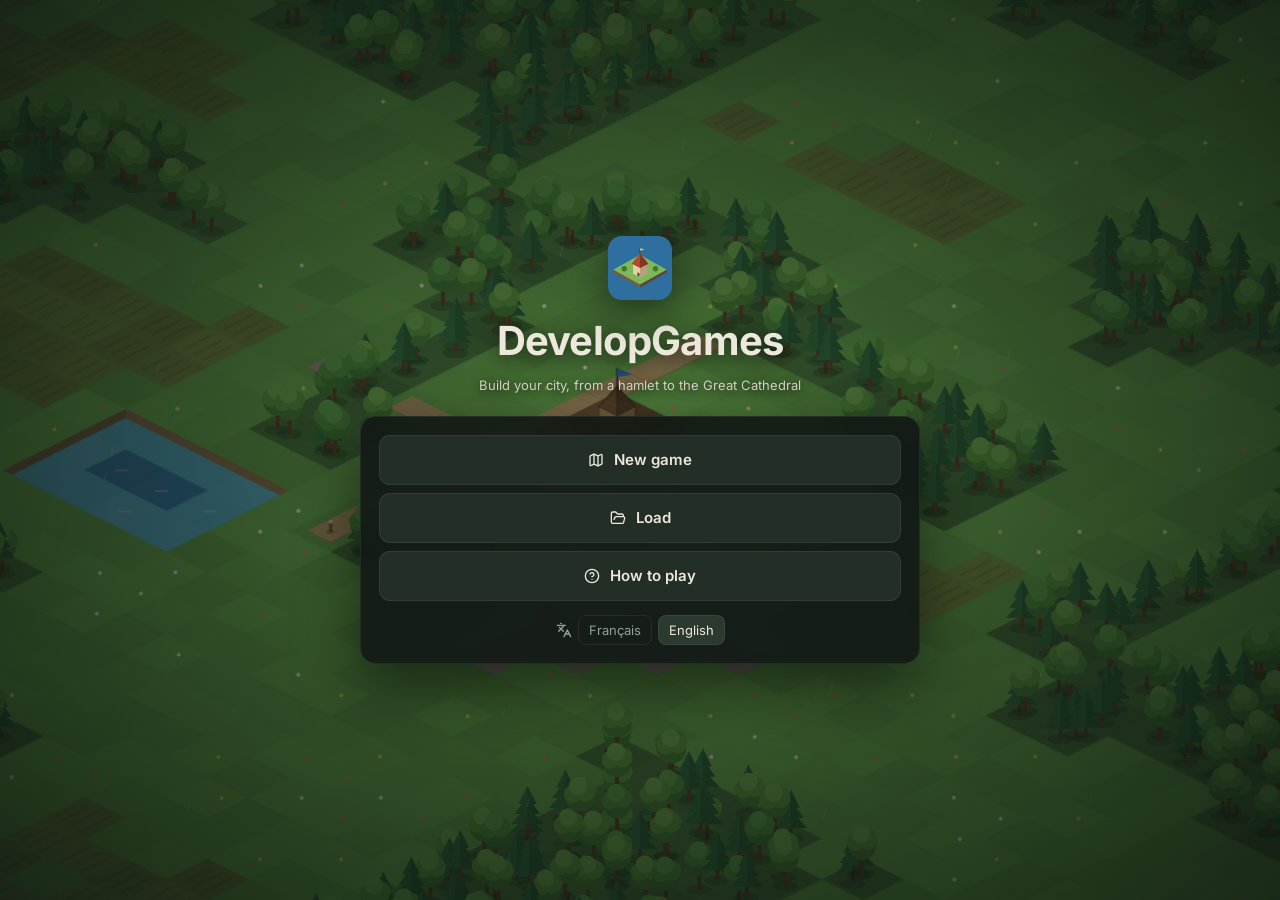
<file: index.html>
<!doctype html>
<html lang="fr">
<head>
  <meta charset="utf-8">
  <meta name="viewport" content="width=device-width, initial-scale=1, maximum-scale=1, user-scalable=no, viewport-fit=cover">
  <meta name="theme-color" content="#151d18">
  <meta name="description" content="Bâtissez votre cité, du hameau à la Grande Cathédrale.">
  <meta name="mobile-web-app-capable" content="yes">
  <meta name="apple-mobile-web-app-capable" content="yes">
  <meta name="apple-mobile-web-app-status-bar-style" content="black-translucent">
  <title>DevelopGames</title>
  <link rel="manifest" href="manifest.webmanifest">
  <link rel="icon" href="icon.svg" type="image/svg+xml">
  <link rel="apple-touch-icon" href="icon.svg">
  <link rel="stylesheet" href="fonts/inter.css">
  <link rel="stylesheet" href="style.css">
</head>
<body>
  <canvas id="game"></canvas>

  <header id="topbar">
    <div class="tb-group" id="tb-goods" title="Marchandises"></div>
    <div class="tb-sep"></div>
    <div class="tb-group" id="tb-pop" title="Population"></div>
    <div class="tb-spacer"></div>
    <div class="tb-item" id="tb-gold"></div>
    <div class="tb-item" id="tb-happy"></div>
    <div class="tb-item" id="tb-rp"></div>
    <div class="tb-item era" id="tb-era"><span id="era-name"></span></div>
    <div class="tb-item weather" id="tb-weather" hidden></div>
    <div class="tb-item" id="tb-date"></div>
    <div class="speed" id="speed">
      <button data-speed="0" title="Pause (espace)"></button>
      <button data-speed="1" class="active" title="Vitesse normale"></button>
      <button data-speed="2" title="Vitesse ×2"></button>
      <button data-speed="4" title="Vitesse ×4"></button>
    </div>
  </header>

  <div id="quest" class="card" title="Voir les objectifs"></div>

  <div id="sidebtns">
    <button data-panel="quests" data-icon="target" title="Objectifs"></button>
    <button data-panel="era" data-icon="crown" title="Ères"></button>
    <button data-panel="research" data-icon="flask-conical" title="Recherche"></button>
    <button data-panel="population" data-icon="users" title="Population et impôts"></button>
    <button data-panel="production" data-icon="factory" title="Marchandises"></button>
    <button data-panel="finances" data-icon="landmark" title="Finances"></button>
    <button data-panel="trade" data-icon="scale" title="Commerce"></button>
    <button data-panel="log" data-icon="scroll-text" title="Journal"></button>
    <button id="btn-overlay" title="Calques de vue"></button>
    <button id="btn-reward" hidden></button>
    <button data-panel="options" data-icon="settings" title="Options"></button>
  </div>
  <div id="overlay-menu" hidden></div>

  <canvas id="minimap" title="Mini-carte : touchez pour vous déplacer"></canvas>

  <aside id="panel" hidden>
    <button class="close" aria-label="Fermer"></button>
    <div class="content"></div>
  </aside>

  <div id="tooltip" hidden></div>
  <div id="toasts"></div>

  <div id="toolchip" hidden>
    <span class="label"></span>
    <button title="Annuler (Échap ou clic droit)">Annuler</button>
  </div>

  <nav id="toolbar">
    <div id="cats"></div>
    <div id="items"></div>
  </nav>

  <div id="title" hidden>
    <div class="t-box">
      <div class="t-logo">
        <div class="t-mark"></div>
        <h1>DevelopGames</h1>
        <p>Bâtissez votre cité, du hameau à la Grande Cathédrale</p>
      </div>
      <div class="t-content"></div>
    </div>
  </div>

  <div id="modal" hidden><div class="box"></div></div>
  <input type="file" id="import-file" accept=".json,application/json" hidden>

  <script type="module" src="js/main.js"></script>
</body>
</html>
</file>
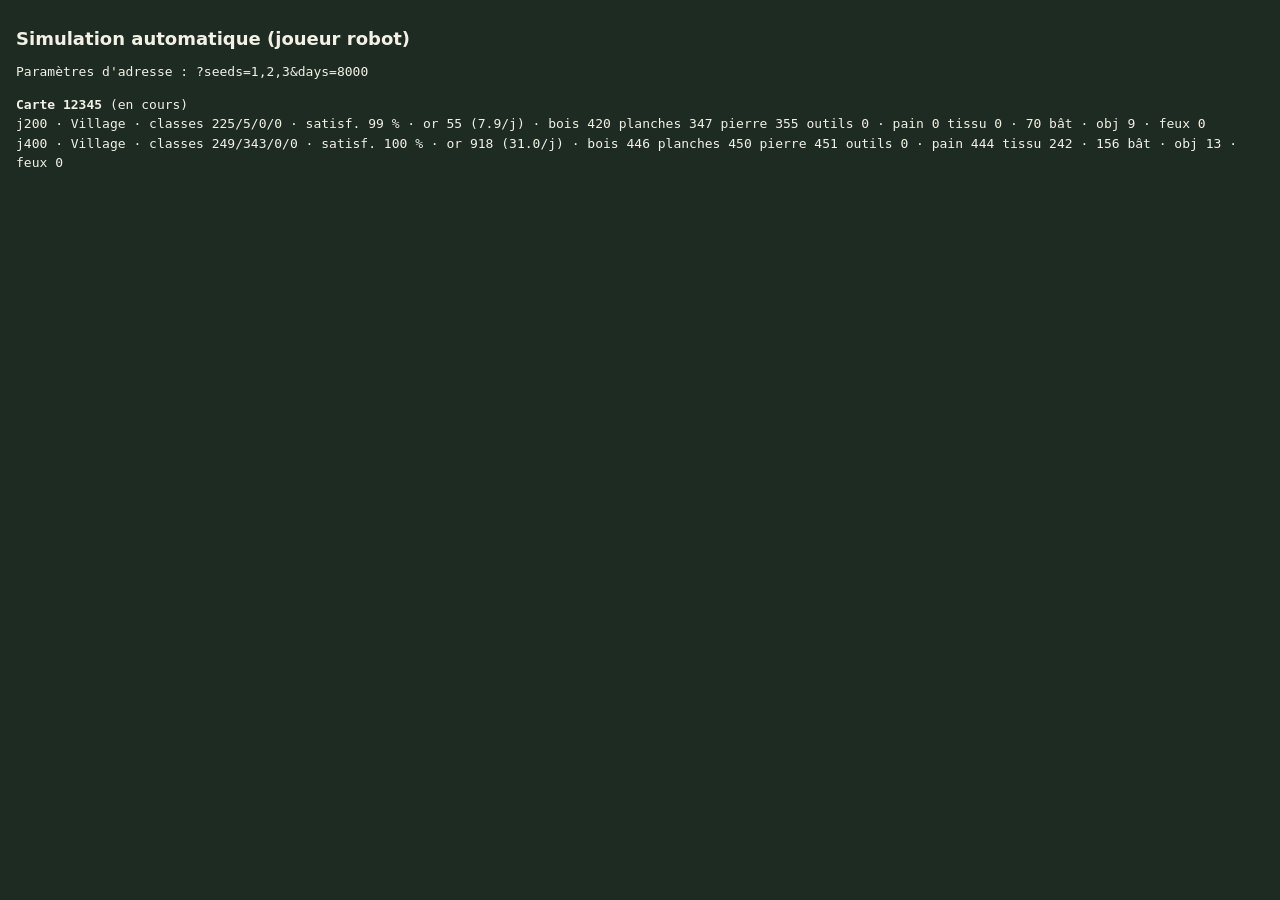
<file: tests/simulation.html>
<!doctype html>
<html lang="fr">
<head>
  <meta charset="utf-8">
  <meta name="viewport" content="width=device-width, initial-scale=1">
  <title>Simulation d'équilibrage</title>
  <style>
    body { margin: 0; padding: 16px; background: #1d2b22; color: #f3f0e6; font: 13px/1.5 ui-monospace, Consolas, monospace; }
    h1 { font: 600 18px system-ui, sans-serif; }
    pre { white-space: pre-wrap; }
    .ok { color: #7ddc8c; } .ko { color: #ff6b6b; }
  </style>
</head>
<body>
  <h1>Simulation automatique (joueur robot)</h1>
  <p>Paramètres d'adresse : <code>?seeds=1,2,3&amp;days=8000</code></p>
  <pre id="out">Calcul…</pre>
  <script type="module">
    import { simulate } from './bot.js';
    const q = new URLSearchParams(location.search);
    const seeds = (q.get('seeds') || '12345,42,777').split(',').map(Number);
    const days = Number(q.get('days') || 8000);
    const out = document.getElementById('out');
    out.textContent = '';
    const results = [];
    let done = '';
    for (const seed of seeds) {
      const r = await simulate(seed, days, 200, (lines) => {
        out.innerHTML = `${done}<b>Carte ${seed}</b> (en cours)\n${lines.join('\n')}`;
      });
      results.push({ seed, ...r });
      done += `<b>Carte ${seed}</b>\n${r.lines.join('\n')}\n\n`;
      out.innerHTML = done;
    }
    const won = results.filter((r) => r.won);
    const pal = results.filter((r) => r.palace);
    const avg = (list, k) => Math.round(list.reduce((n, r) => n + r[k], 0) / list.length);
    out.innerHTML += `<b class="${won.length === results.length ? 'ok' : 'ko'}">Victoires : ${won.length}/${results.length}`
      + (won.length ? ` · cathédrale jour moyen ${avg(won, 'wonderDay')}` : '')
      + ` · palais ${pal.length}/${results.length}` + (pal.length ? ` jour moyen ${avg(pal, 'day')}` : '') + '</b>';
    window.simulationResults = results;
  </script>
</body>
</html>
</file>
<file: fonts/inter.css>
/* Police Inter (SIL Open Font License, https://rsms.me/inter), intégrée pour fonctionner hors ligne. */
@font-face {
  font-family: 'Inter';
  font-style: normal;
  font-weight: 400 700;
  font-display: swap;
  src: url(inter.woff2) format('woff2');
}
</file>
<file: style.css>
:root {
  --bg: #151d18;
  --bar: rgba(18, 26, 21, 0.92);
  --panel: #19231d;
  --panel-2: #222e26;
  --panel-3: #2b392f;
  --line: rgba(255, 255, 255, 0.07);
  --text: #ece8dc;
  --muted: #93a196;
  --accent: #e9c46a;
  --accent-ink: #1e1a10;
  --good: #7fd18c;
  --bad: #f07a6a;
  --warn: #f2b05e;
  --radius: 10px;
  --top-h: 48px;
  --bottom-h: 132px;
  font-family: Inter, system-ui, -apple-system, "Segoe UI", Roboto, sans-serif;
}

* { box-sizing: border-box; }
[hidden] { display: none !important; }

html, body {
  margin: 0;
  height: 100%;
  overflow: hidden;
  background: #2f6f9f;
  color: var(--text);
  font-size: 13px;
  line-height: 1.45;
  user-select: none;
  -webkit-user-select: none;
  -webkit-tap-highlight-color: transparent;
}

button { font: inherit; color: inherit; cursor: pointer; }
button:disabled { opacity: 0.4; cursor: not-allowed; }

.ic { width: 16px; height: 16px; flex: 0 0 auto; vertical-align: -3px; }

#game { position: fixed; inset: 0; width: 100%; height: 100%; display: block; touch-action: none; }

/* ---------- Barre du haut ---------- */
#topbar {
  position: fixed;
  top: 0; left: 0; right: 0;
  z-index: 5;
  display: flex;
  align-items: center;
  gap: 4px;
  min-height: var(--top-h);
  padding: calc(6px + env(safe-area-inset-top)) 10px 6px;
  background: var(--bar);
  backdrop-filter: blur(10px);
  border-bottom: 1px solid var(--line);
}
.tb-group { display: flex; gap: 2px; cursor: pointer; }
.tb-sep { width: 1px; align-self: stretch; margin: 4px 6px; background: var(--line); }
.tb-spacer { flex: 1; }
.tb-item {
  display: flex;
  align-items: center;
  gap: 5px;
  padding: 5px 8px;
  border-radius: 8px;
  white-space: nowrap;
  font-variant-numeric: tabular-nums;
  cursor: pointer;
  transition: background 0.2s;
}
.tb-item.weather { color: #ffd257; border: 1px solid rgba(255, 210, 87, 0.45); border-radius: 8px; gap: 5px; }
.tb-item.weather.on { color: #fff; background: #b8443a; border-color: #b8443a; animation: glow 1.2s infinite alternate; }
.tb-item:hover { background: rgba(255, 255, 255, 0.05); }
.tb-item .ic-wrap { display: flex; color: var(--muted); }
.tb-item .ic-wrap.gold { color: var(--accent); }
.tb-item b { font-weight: 600; }
.tb-item .cap, .tb-item .lbl { color: var(--muted); font-size: 11px; }
.tb-item .delta { font-size: 11px; color: var(--good); }
.tb-item .delta.neg { color: var(--bad); }
.tb-item.full .val { color: var(--accent); }
.tb-item.good .ic-wrap { color: var(--good); }
.tb-item.bad .ic-wrap { color: var(--bad); }
.cls .dot { width: 8px; height: 8px; border-radius: 50%; background: var(--cls); }
.era { color: var(--accent); font-weight: 600; letter-spacing: 0.02em; }
#tb-date { color: var(--muted); }
#tb-date .ic { color: var(--text); }

.speed { display: flex; gap: 2px; margin-left: 4px; padding: 2px; background: rgba(255, 255, 255, 0.05); border-radius: 9px; }
.speed button {
  display: grid; place-items: center;
  width: 32px; height: 28px;
  border: 0; border-radius: 7px;
  background: none;
  color: var(--muted);
}
.speed button:hover { color: var(--text); }
.speed button { display: flex; align-items: center; justify-content: center; gap: 1px; }
.speed button small { font-size: 10px; font-weight: 700; }
.speed button.active { background: var(--accent); color: var(--accent-ink); }

/* ---------- Objectif ---------- */
.card {
  background: var(--bar);
  backdrop-filter: blur(10px);
  border: 1px solid var(--line);
  border-radius: 12px;
  box-shadow: 0 8px 24px rgba(0, 0, 0, 0.3);
}
#quest {
  position: fixed;
  z-index: 4;
  left: 10px;
  top: calc(var(--top-real, var(--top-h)) + 10px);
  width: min(320px, calc(100vw - 80px));
  padding: 10px 12px;
  cursor: pointer;
}
.q-title { display: flex; gap: 8px; align-items: flex-start; font-weight: 600; }
.q-title .ic { color: var(--accent); margin-top: 1px; }
.q-sub { display: flex; justify-content: space-between; align-items: center; color: var(--muted); font-size: 12px; margin-top: 5px; gap: 8px; }

.meter { height: 6px; border-radius: 3px; background: rgba(255, 255, 255, 0.08); overflow: hidden; margin: 4px 0; }
.meter div { height: 100%; border-radius: 3px; background: var(--good); transition: width 0.4s; }
.meter.mid div { background: var(--warn); }
.meter.low div { background: var(--bad); }
.meter.thin { height: 4px; margin-top: 8px; }
.meter.thin div { background: var(--accent); }
.meter.small { flex: 1; height: 5px; margin: 0 8px; }

.cost { display: inline-flex; flex-wrap: wrap; gap: 3px 8px; }
.c { display: inline-flex; align-items: center; gap: 3px; font-variant-numeric: tabular-nums; }
.c .ic { width: 13px; height: 13px; color: var(--muted); }
.c.miss { color: var(--bad); }
.c.miss .ic { color: var(--bad); }

/* ---------- Boutons latéraux ---------- */
#sidebtns {
  position: fixed;
  z-index: 4;
  right: 10px;
  top: calc(var(--top-real, var(--top-h)) + 10px);
  display: flex;
  flex-direction: column;
  gap: 4px;
  padding: 4px;
  background: var(--bar);
  backdrop-filter: blur(10px);
  border: 1px solid var(--line);
  border-radius: 12px;
}
#sidebtns button {
  display: grid; place-items: center;
  width: 38px; height: 38px;
  border: 0; border-radius: 9px;
  background: none;
  color: var(--muted);
}
#sidebtns button .ic { width: 19px; height: 19px; }
#sidebtns button:hover { color: var(--text); background: rgba(255, 255, 255, 0.06); }
#sidebtns button.active { background: var(--accent); color: var(--accent-ink); }
#sidebtns button.ready { color: var(--accent); animation: glow 1.2s infinite alternate; }
@keyframes glow { to { box-shadow: 0 0 0 3px rgba(233, 196, 106, 0.5); } }

#overlay-menu {
  position: fixed;
  z-index: 6;
  right: 62px;
  top: calc(var(--top-real, var(--top-h)) + 10px + 7 * 42px);
  display: flex;
  flex-direction: column;
  padding: 6px;
  background: var(--panel);
  border: 1px solid var(--line);
  border-radius: 12px;
  box-shadow: 0 12px 30px rgba(0, 0, 0, 0.45);
}
#overlay-menu button {
  display: flex; align-items: center; gap: 8px;
  padding: 7px 10px;
  border: 0; border-radius: 8px;
  background: none;
  text-align: left;
}
#overlay-menu button:hover { background: rgba(255, 255, 255, 0.06); }
#overlay-menu button.active { color: var(--accent); }

/* ---------- Mini-carte ---------- */
#minimap {
  position: fixed;
  z-index: 4;
  left: 10px;
  bottom: calc(var(--bottom-h) + 10px + env(safe-area-inset-bottom));
  width: 190px;
  height: 104px;
  border-radius: 12px;
  background: rgba(20, 50, 75, 0.85);
  border: 1px solid var(--line);
  box-shadow: 0 8px 24px rgba(0, 0, 0, 0.35);
  touch-action: none;
  cursor: pointer;
}

/* ---------- Barre d'outils ---------- */
#toolbar {
  position: fixed;
  left: 0; right: 0; bottom: 0;
  z-index: 5;
  padding: 6px 10px calc(8px + env(safe-area-inset-bottom));
  background: var(--bar);
  backdrop-filter: blur(10px);
  border-top: 1px solid var(--line);
}
#cats, #items { display: flex; gap: 6px; overflow-x: auto; scrollbar-width: none; }
#cats::-webkit-scrollbar, #items::-webkit-scrollbar { display: none; }
#cats { margin-bottom: 6px; }
.cat {
  display: flex; align-items: center; gap: 6px;
  flex: 0 0 auto;
  padding: 5px 12px;
  border: 0; border-radius: 8px;
  background: none;
  color: var(--muted);
  font-weight: 500;
}
.cat:hover { color: var(--text); background: rgba(255, 255, 255, 0.05); }
.cat.active { background: rgba(233, 196, 106, 0.14); color: var(--accent); }
.item {
  flex: 0 0 auto;
  display: flex; flex-direction: column; align-items: center; gap: 2px;
  width: 96px;
  padding: 6px 6px 7px;
  border: 1px solid var(--line);
  border-radius: var(--radius);
  background: var(--panel-2);
  transition: border-color 0.15s, background 0.15s;
}
.item:hover { background: var(--panel-3); }
.item.active { border-color: var(--accent); background: rgba(233, 196, 106, 0.1); }
.item.locked { opacity: 0.45; }
.item-thumb { width: 50px; height: 50px; object-fit: contain; }
.item-ic { display: grid; place-items: center; width: 50px; height: 50px; color: var(--text); }
.item-ic .ic { width: 26px; height: 26px; }
.item-name { font-size: 12px; font-weight: 600; white-space: nowrap; overflow: hidden; text-overflow: ellipsis; max-width: 100%; }
.item-cost { font-size: 11px; color: var(--muted); display: flex; align-items: center; gap: 3px; min-height: 16px; }
.item-cost .cost { justify-content: center; gap: 2px 6px; }

#toolchip {
  position: fixed;
  z-index: 6;
  left: 50%;
  transform: translateX(-50%);
  bottom: calc(var(--bottom-h) + 12px + env(safe-area-inset-bottom));
  display: flex;
  align-items: center;
  gap: 10px;
  padding: 5px 5px 5px 14px;
  background: var(--panel);
  border: 1px solid var(--accent);
  border-radius: 20px;
  box-shadow: 0 8px 24px rgba(0, 0, 0, 0.4);
  font-weight: 600;
}
#toolchip button {
  padding: 5px 12px;
  border: 0; border-radius: 14px;
  background: var(--panel-3);
}
#toolchip button:hover { background: #3a4a3f; }

/* ---------- Info-bulle ---------- */
#tooltip {
  position: fixed;
  z-index: 9;
  max-width: 260px;
  padding: 8px 10px;
  background: #0f1612;
  border: 1px solid var(--line);
  border-radius: 8px;
  box-shadow: 0 8px 20px rgba(0, 0, 0, 0.45);
  pointer-events: none;
  font-size: 12px;
}
#tooltip p { margin: 4px 0 0; color: var(--muted); }
#tooltip .row { display: flex; align-items: center; gap: 6px; color: var(--text); }
#tooltip .row .ic { width: 13px; height: 13px; }

/* ---------- Panneau ---------- */
#panel {
  position: fixed;
  z-index: 6;
  right: 66px;
  top: calc(var(--top-real, var(--top-h)) + 10px);
  width: min(380px, calc(100vw - 86px));
  max-height: calc(100vh - var(--top-h) - var(--bottom-h) - 40px);
  overflow-y: auto;
  padding: 16px;
  background: var(--panel);
  border: 1px solid var(--line);
  border-radius: 14px;
  box-shadow: 0 16px 40px rgba(0, 0, 0, 0.5);
  user-select: text;
}
#panel .close {
  position: sticky; top: -6px; float: right;
  width: 28px; height: 28px;
  margin: -8px -8px 0 0;
  border: 0; border-radius: 7px;
  background: none;
  color: var(--muted);
}
#panel .close::before { content: '×'; font-size: 22px; line-height: 1; }
#panel .close:hover { background: rgba(255, 255, 255, 0.06); color: var(--text); }
.p-head { display: flex; align-items: center; gap: 12px; margin-bottom: 10px; }
.p-head h2 { margin: 0; font-size: 17px; font-weight: 700; }
.p-sub { color: var(--muted); font-size: 12px; }
.p-ic { display: grid; place-items: center; width: 38px; height: 38px; border-radius: 10px; background: var(--panel-3); color: var(--accent); }
.p-ic .ic { width: 20px; height: 20px; }
.p-thumb { width: 58px; height: 58px; object-fit: contain; background: var(--panel-2); border-radius: 10px; padding: 3px; }
#panel h3 { margin: 16px 0 6px; font-size: 11px; font-weight: 600; text-transform: uppercase; letter-spacing: 0.06em; color: var(--muted); }
#panel p { margin: 6px 0; }
.muted { color: var(--muted); }
.small { font-size: 11px; }
.warn { color: var(--warn); }
.good { color: var(--good); }
.bad { color: var(--bad); }
.kv { display: flex; justify-content: space-between; align-items: center; gap: 10px; padding: 4px 0; }
.kv > span { color: var(--muted); }
.row { display: flex; align-items: center; flex-wrap: wrap; gap: 8px; }
.row.big .c { font-size: 15px; font-weight: 600; }
.row.big .c .ic { width: 18px; height: 18px; }

.alert { display: flex; gap: 10px; align-items: flex-start; padding: 9px 11px; margin: 8px 0; border-radius: 9px; background: var(--panel-2); border: 1px solid var(--line); }
.alert .ic { margin-top: 1px; color: var(--muted); }
.alert.warn { border-color: rgba(242, 176, 94, 0.35); color: var(--text); }
.alert.warn .ic { color: var(--warn); }
.alert.danger { border-color: rgba(240, 122, 106, 0.45); background: rgba(240, 122, 106, 0.08); }
.alert.danger .ic { color: var(--bad); }

.btns { display: flex; flex-wrap: wrap; gap: 6px; margin-top: 12px; }
.btns.col { flex-direction: column; }
.btns button, .seg button, .tbtns button {
  display: inline-flex; align-items: center; justify-content: center; gap: 6px;
  padding: 7px 12px;
  border: 1px solid var(--line);
  border-radius: 8px;
  background: var(--panel-2);
  font-weight: 500;
}
.btns button:hover:not(:disabled), .seg button:hover, .tbtns button:hover { background: var(--panel-3); }
.btns button.active { border-color: var(--accent); color: var(--accent); }
button.primary { background: var(--accent) !important; color: var(--accent-ink); border-color: var(--accent) !important; font-weight: 600; }
button.danger { color: #ffb4a8; }
button.danger:hover { background: rgba(240, 122, 106, 0.15) !important; }

ul.needs, ul.checks, ul.quests, ul.parts, ul.log { list-style: none; padding: 0; margin: 4px 0; }
ul.needs li { display: flex; align-items: center; padding: 4px 0; }
ul.needs li > span { display: flex; align-items: center; gap: 6px; width: 46%; }
ul.needs li > span .ic { width: 13px; height: 13px; color: var(--muted); }
ul.needs li > b { width: 42px; text-align: right; font-variant-numeric: tabular-nums; font-weight: 600; font-size: 12px; }
ul.checks li { display: flex; gap: 8px; padding: 4px 0; }
ul.checks li.ok .ic { color: var(--good); }
ul.checks li.no .ic { color: var(--bad); }
ul.quests li { display: flex; gap: 10px; padding: 8px 0; border-bottom: 1px solid var(--line); }
ul.quests li > div { flex: 1; }
ul.quests li.done { color: var(--muted); }
ul.quests li.done .ic { color: var(--good); }
ul.quests li.current .ic { color: var(--accent); }
ul.quests li.next { color: var(--muted); }
ul.quests .dot { width: 6px; height: 6px; margin: 6px 5px; border-radius: 50%; background: var(--muted); flex: 0 0 auto; }
ul.parts li { display: flex; justify-content: space-between; padding: 5px 0; border-bottom: 1px solid var(--line); }
ul.parts li.total { border-bottom: 0; font-weight: 600; padding-top: 8px; }
b.pos, td.pos { color: var(--good); }
b.neg, td.neg { color: var(--bad); }
ul.log li { display: flex; gap: 10px; padding: 6px 0; border-bottom: 1px solid var(--line); font-size: 12px; }
ul.log li > .muted { flex: 0 0 44px; font-variant-numeric: tabular-nums; }
ul.log li.danger { color: #ffb4a8; }
ul.log li.good { color: #c4ecc9; }
ul.log li.warn { color: #f5d29c; }
ol.eras { display: flex; flex-wrap: wrap; gap: 4px; padding: 0; list-style: none; margin: 8px 0; }
ol.eras li { padding: 3px 10px; border-radius: 12px; background: var(--panel-2); font-size: 12px; color: var(--muted); }
ol.eras li.done { color: var(--good); }
ol.eras li.current { background: var(--accent); color: var(--accent-ink); font-weight: 600; }
.unlocks { display: flex; flex-wrap: wrap; gap: 6px; }
.unlocks span { display: flex; align-items: center; gap: 4px; padding: 3px 9px 3px 3px; border-radius: 8px; background: var(--panel-2); font-size: 12px; }
.unlocks img { width: 28px; height: 28px; }

.tb-item .ic-wrap.rp { color: #9ec7f0; }
.techs { display: flex; flex-direction: column; gap: 6px; }
.tech { display: flex; gap: 10px; padding: 9px 10px; border-radius: 10px; background: var(--panel-2); border: 1px solid var(--line); }
.tech .t-ic { display: grid; place-items: center; flex: 0 0 34px; height: 34px; border-radius: 9px; background: var(--panel-3); color: var(--muted); }
.tech .t-body { display: flex; flex-direction: column; gap: 2px; flex: 1; min-width: 0; }
.tech .t-body > span { color: var(--muted); font-size: 12px; }
.tech .t-foot { display: flex; align-items: center; justify-content: space-between; gap: 8px; margin-top: 4px; }
.tech .t-foot em { font-style: normal; font-size: 11px; color: var(--muted); text-align: right; }
.tech .t-foot button { padding: 4px 10px; border-radius: 7px; border: 0; }
.tech.ready { border-color: rgba(233, 196, 106, 0.5); }
.tech.ready .t-ic { color: var(--accent); }
.tech.done { opacity: 0.6; }
.tech.done .t-ic { color: var(--good); }
.tech.locked { opacity: 0.45; }

.cls-card { padding: 10px 12px; margin: 8px 0; border-radius: 10px; background: var(--panel-2); border-left: 3px solid var(--cls); }
.cls-top { display: flex; align-items: center; gap: 8px; margin-bottom: 4px; }
.cls-top .dot { width: 9px; height: 9px; border-radius: 50%; background: var(--cls); }
.cls-top .right { margin-left: auto; font-size: 15px; }

.seg { display: flex; gap: 4px; }
.seg button { flex: 1; }
.seg button.active { background: var(--accent); color: var(--accent-ink); border-color: var(--accent); font-weight: 600; }
#chart { width: 100%; height: 120px; background: var(--panel-2); border-radius: 10px; }

table.goods, table.trade { width: 100%; border-collapse: collapse; font-size: 12px; font-variant-numeric: tabular-nums; }
table.goods th { text-align: right; color: var(--muted); font-weight: 500; font-size: 11px; padding-bottom: 4px; }
table.goods th:first-child { text-align: left; }
table.goods td { padding: 5px 2px; border-bottom: 1px solid var(--line); text-align: right; }
table.goods td:first-child { text-align: left; white-space: nowrap; }
table.trade td { padding: 6px 2px; border-bottom: 1px solid var(--line); }
.tbtns { display: flex; gap: 4px; justify-content: flex-end; }
.tbtns button { flex-direction: column; gap: 0 !important; padding: 4px 8px !important; font-size: 12px; line-height: 1.25; }
.tbtns small { color: var(--muted); font-size: 11px; }

label.toggle { display: flex; align-items: center; gap: 10px; padding: 7px 0; cursor: pointer; }
label.toggle input { width: 17px; height: 17px; accent-color: var(--accent); }

/* ---------- Messages ---------- */
#toasts {
  position: fixed;
  z-index: 7;
  left: 50%;
  bottom: calc(var(--bottom-h) + 58px + env(safe-area-inset-bottom));
  transform: translateX(-50%);
  width: min(480px, calc(100vw - 24px));
  display: flex;
  flex-direction: column-reverse;
  gap: 6px;
  pointer-events: none;
}
.toast {
  display: flex; align-items: center; gap: 10px;
  padding: 9px 14px;
  border-radius: 10px;
  background: var(--panel);
  border: 1px solid var(--line);
  border-left: 3px solid var(--muted);
  box-shadow: 0 8px 22px rgba(0, 0, 0, 0.4);
  opacity: 0;
  transform: translateY(10px);
  transition: opacity 0.25s, transform 0.25s;
}
.toast .ic { color: var(--muted); }
.toast.show { opacity: 1; transform: none; }
.toast.error, .toast.danger { border-left-color: var(--bad); }
.toast.error .ic, .toast.danger .ic { color: var(--bad); }
.toast.warn { border-left-color: var(--warn); }
.toast.warn .ic { color: var(--warn); }
.toast.good { border-left-color: var(--good); }
.toast.good .ic { color: var(--good); }
.toast.clickable { pointer-events: auto; cursor: pointer; }
.toast.clickable span { text-decoration: underline dotted; text-underline-offset: 3px; }

/* ---------- Fenêtre ---------- */
#modal {
  position: fixed;
  inset: 0;
  z-index: 10;
  display: grid;
  place-items: center;
  padding: 16px;
  background: rgba(5, 10, 7, 0.6);
  backdrop-filter: blur(4px);
}
#modal .box {
  width: min(460px, 100%);
  max-height: 90vh;
  overflow-y: auto;
  padding: 26px 26px 20px;
  border-radius: 16px;
  background: var(--panel);
  border: 1px solid var(--line);
  box-shadow: 0 24px 60px rgba(0, 0, 0, 0.55);
  animation: pop 0.22s ease-out;
}
@keyframes pop { from { transform: scale(0.95); opacity: 0; } }
#modal .m-ic { display: grid; place-items: center; width: 52px; height: 52px; margin: 0 auto 10px; border-radius: 14px; background: var(--panel-3); color: var(--accent); }
#modal .m-ic .ic { width: 28px; height: 28px; }
#modal h2 { margin: 0 0 10px; text-align: center; font-size: 19px; }
#modal p { margin: 8px 0; color: #d6d2c6; }
#modal .center { text-align: center; }
#modal .btns { justify-content: center; margin-top: 20px; }
#modal .btns button { min-width: 120px; padding: 9px 16px; }
#modal .offer { display: flex; justify-content: center; align-items: center; gap: 14px; padding: 12px; border-radius: 12px; background: var(--panel-2); font-size: 15px; font-weight: 600; }
#modal .offer .ic { width: 18px; height: 18px; }
#modal ul.parts { margin-top: 10px; }
#modal .unlocks { justify-content: center; }
.help-step { display: flex; gap: 10px; margin: 10px 0; }
.help-step .ic { color: var(--accent); margin-top: 2px; }

/* ---------- Écran titre ---------- */
body.on-title #topbar, body.on-title #quest, body.on-title #sidebtns, body.on-title #toolbar,
body.on-title #minimap, body.on-title #panel, body.on-title #toolchip, body.on-title #overlay-menu { display: none !important; }
#title {
  position: fixed;
  inset: 0;
  z-index: 9;
  display: grid;
  place-items: center;
  padding: 16px;
  background: radial-gradient(ellipse at center, rgba(10, 18, 13, 0.35), rgba(10, 18, 13, 0.85));
  overflow-y: auto;
}
.t-box { width: min(560px, 100%); }
.t-logo { text-align: center; margin-bottom: 22px; }
.t-mark { width: 64px; height: 64px; margin: 0 auto 12px; background: url(icon.svg) center / contain no-repeat; filter: drop-shadow(0 8px 20px rgba(0, 0, 0, 0.5)); }
.t-logo h1 { margin: 0; font-size: 40px; font-weight: 700; letter-spacing: -0.02em; text-shadow: 0 4px 20px rgba(0, 0, 0, 0.6); }
.t-logo p { margin: 6px 0 0; color: #d6d2c6; text-shadow: 0 2px 10px rgba(0, 0, 0, 0.7); }
.t-content {
  padding: 18px;
  background: var(--bar);
  backdrop-filter: blur(12px);
  border: 1px solid var(--line);
  border-radius: 16px;
  box-shadow: 0 24px 60px rgba(0, 0, 0, 0.5);
}
.t-content h2 { margin: 4px 0 12px; font-size: 19px; }
.t-menu { display: flex; flex-direction: column; gap: 8px; }
.t-menu button, button.wide {
  display: flex; align-items: center; justify-content: center; gap: 10px;
  width: 100%;
  padding: 13px;
  border: 1px solid var(--line);
  border-radius: 11px;
  background: var(--panel-2);
  font-size: 15px;
  font-weight: 600;
}
.t-menu button:hover { background: var(--panel-3); }
.t-lang { display: flex; align-items: center; justify-content: center; gap: 6px; margin-top: 14px; color: var(--muted); }
.t-lang button { padding: 5px 10px; border: 1px solid var(--line); border-radius: 8px; background: none; color: var(--muted); font: inherit; font-size: 13px; cursor: pointer; }
.t-lang button.active { background: var(--panel-3); color: var(--text); }
.t-back { display: inline-flex; align-items: center; gap: 4px; padding: 4px 8px 4px 2px; border: 0; background: none; color: var(--muted); }
.t-back .ic { transform: rotate(180deg); }
.t-diffs { display: grid; grid-template-columns: repeat(3, 1fr); gap: 8px; margin-bottom: 12px; }
.t-diff { display: flex; flex-direction: column; gap: 4px; padding: 10px; border: 1px solid var(--line); border-radius: 10px; background: var(--panel-2); text-align: left; }
.t-diff span { color: var(--muted); font-size: 12px; }
.t-diff.active { border-color: var(--accent); background: rgba(233, 196, 106, 0.1); }
.t-seed { display: flex; align-items: center; justify-content: space-between; gap: 10px; margin: 6px 0 14px; color: var(--muted); }
.t-seed input { width: 160px; padding: 8px 10px; border: 1px solid var(--line); border-radius: 8px; background: var(--panel-2); color: var(--text); font: inherit; }
.t-missions, .t-slots { display: flex; flex-direction: column; gap: 6px; max-height: 56vh; overflow-y: auto; }
.t-mission, .t-slot { display: flex; align-items: center; gap: 12px; padding: 10px 12px; border: 1px solid var(--line); border-radius: 11px; background: var(--panel-2); text-align: left; }
.t-mission:hover, .t-slot:hover:not(:disabled) { background: var(--panel-3); }
.t-num { display: grid; place-items: center; flex: 0 0 26px; height: 26px; border-radius: 50%; background: var(--panel-3); font-weight: 700; font-size: 12px; }
.t-mission.done .t-num { background: var(--good); color: #10200f; }
.t-mi { color: var(--accent); }
.t-mi .ic { width: 22px; height: 22px; }
.t-mt { display: flex; flex-direction: column; gap: 2px; }
.t-mt > span { color: var(--muted); font-size: 12px; }
.t-mt em, .t-slot em { font-style: normal; font-size: 11px; color: var(--accent); }
.t-slot { flex-direction: column; align-items: flex-start; gap: 3px; }
.t-slot span { color: var(--muted); font-size: 12px; }
.t-progress { text-align: center; padding: 10px 6px; }
#quest .goals { list-style: none; padding: 0; margin: 6px 0 0; font-size: 12px; }
#quest .goals li { display: flex; align-items: center; gap: 6px; padding: 2px 0; color: var(--muted); }
#quest .goals li.done { color: var(--good); }
#quest .goals li b { margin-left: auto; font-variant-numeric: tabular-nums; color: var(--text); font-weight: 600; }
#quest .goals .ic { width: 13px; height: 13px; }

/* ---------- Écrans moyens ---------- */
@media (max-width: 1300px) {
  .tb-item .cap, .cls .lbl, .date-text { display: none; }
}

/* ---------- Petits écrans ---------- */
@media (max-width: 760px) {
  :root { --bottom-h: 122px; }
  #topbar { flex-wrap: wrap; gap: 0; padding-left: 4px; padding-right: 4px; }
  .tb-item { padding: 4px 6px; font-size: 12px; }
  .tb-sep, .tb-spacer, .era, .tb-item .delta { display: none; }
  .speed { margin-left: auto; }
  .speed button { width: 34px; }
  .speed button:not(.active) { display: none; } /* un seul bouton qui fait défiler les vitesses */
  #quest { width: min(320px, calc(100vw - 72px)); padding: 8px 10px; }
  #sidebtns button { width: 34px; height: 34px; }
  #overlay-menu { right: 56px; top: auto; bottom: calc(var(--bottom-h) + 10px); }
  #minimap { width: 120px; height: 66px; }
  #panel {
    left: 8px; right: 8px; width: auto;
    top: auto;
    bottom: calc(var(--bottom-h) + 8px + env(safe-area-inset-bottom));
    max-height: 58vh;
  }
  .cat-name { display: none; }
  .t-diffs { grid-template-columns: 1fr; }
  .t-logo h1 { font-size: 30px; }
  .cat { padding: 6px 14px; }
  .cat .ic { width: 18px; height: 18px; }
  .item { width: 84px; }
  .item-thumb, .item-ic { width: 42px; height: 42px; }
  #toolchip { bottom: calc(var(--bottom-h) + 10px + env(safe-area-inset-bottom)); }
  #toasts { bottom: calc(var(--bottom-h) + 56px + env(safe-area-inset-bottom)); }
}

/* Contrats maritimes (panneau Commerce) */
.contract { padding: 10px 12px; margin: 6px 0; border: 1px solid var(--line); border-radius: 10px; background: var(--panel-2); display: flex; flex-direction: column; gap: 6px; }
.contract .ct-top { display: flex; justify-content: space-between; align-items: baseline; }
.contract .ct-row { display: flex; align-items: center; gap: 6px; flex-wrap: wrap; }
.contract button { align-self: flex-end; }
</file>
